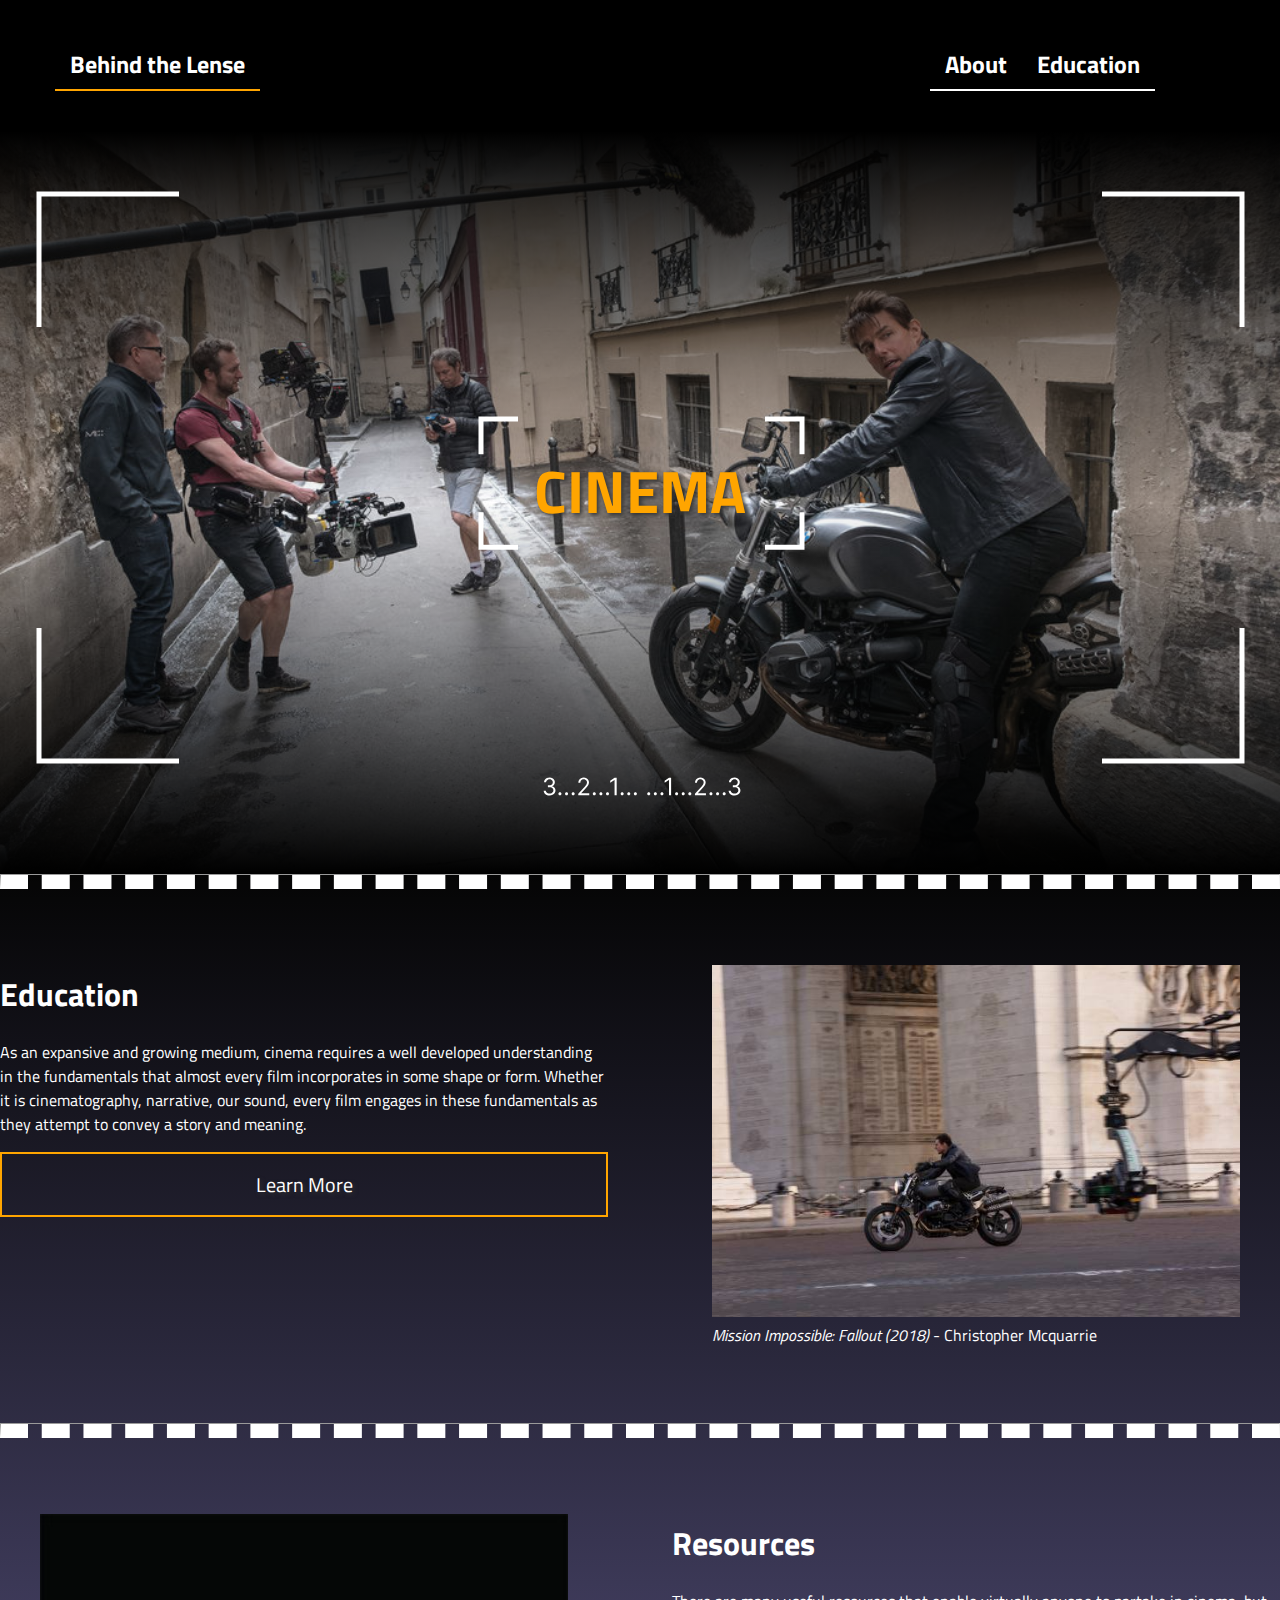
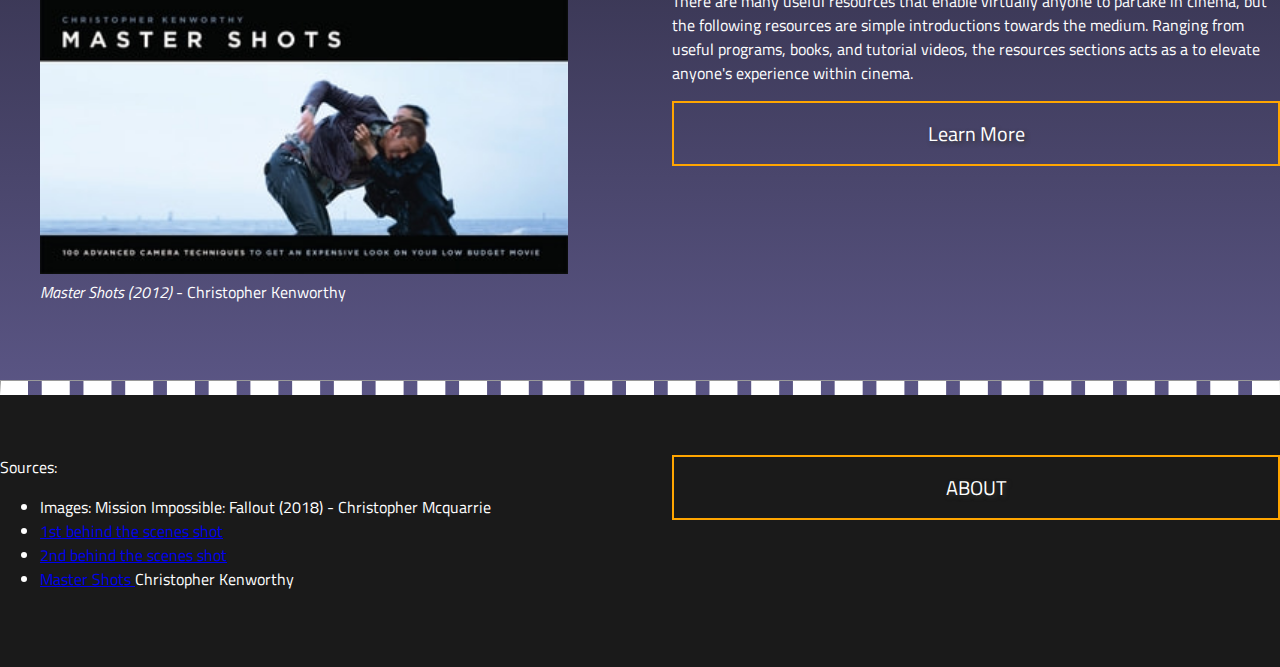
<file: index.html>
<!DOCTYPE html>
<html>

    <head>
        <meta charset="utf-8">
        <meta name="viewport" content="width=device-width, initial-scale=1.0">
        <title>Behind the Lense</title>
        <link rel="stylesheet" href="css/style.css">
        <link rel="preconnect" href="https://fonts.googleapis.com">
        <link rel="preconnect" href="https://fonts.gstatic.com" crossorigin>
        <link href="https://fonts.googleapis.com/css2?family=Titillium+Web:ital,
        wght@0,200;0,300;0,400;0,600;1,200;1,300;1,400;1,600&display=swap" rel="stylesheet">
    </head>

    <body>
        <header class="navbar-wrap">
                <div class="primary-nav navbar-grid nav-container">
                    <div class="leftnav">
                        <ul>
                        <li class="active"><a href="#"><span>Behind the Lense</span></a> </li>
                        </ul>
                    </div>
                    <div class="rightnav">
                            <ul>
                                <li><a href="about.html"><span>About</span></a></li>
                                <li><a href="#"><span>Education</span></a>
                                    <ul class="dropdown">
                                        <li><a href="basics.html">The Basics</a></li>  
                                        <li><a href="resources.html">Resources</a></li>
                                    </ul>
                                </li>
                            </ul>
                    </div>
                </div>
        </header>

        <section class="previews">
            <div class="previews-grid container wrapper slide-container">
                <img src="imgs/Frame.svg" alt="Preview Frame" >
                <h1 class="centered"> CINEMA </h1>
            </div>
        </section>

        <section class="feature">
            <hr class="solid dashed container">
            <div class="feature-grid container wrapper">
                <div>
                    <h1>Education </h1>
                    <p>As an expansive and growing medium, cinema requires a well developed
                        understanding in the fundamentals that almost every film incorporates in some shape or form.
                        Whether it is cinematography, narrative, our sound, every film engages in these fundamentals
                        as they attempt to convey a story and meaning.</p>
                    <a href="basics.html" class="button">Learn More</a>

                </div>
                <div>
                    <figure>
                        <img src="imgs/fallout2.jpg" >
                        <figcaption>
                            <i> Mission Impossible: Fallout (2018)</i> - Christopher Mcquarrie
                        </figcation>
                    </figure>
                </div>
            </div>
            <hr class="dashed container">
            <div class="feature-grid container wrapper">
                <div>
                    <figure>
                        <img src="imgs/mastershots.jpg" style="width: 100%;">
                        <!-- <img class="feature-img" style="background-image: url(imgs/mastershots.jpg)" src="imgs/imageFrame.svg" alt="image Frame" style="width: 100%;">
 -->                    <figcaption>
                            <i>Master Shots (2012)</i> - Christopher Kenworthy
                        </figcation>
                    </figure>
                </div>
                <div>
                    <h1>Resources</h1>   
                    <p> There are many useful resources that enable virtually anyone to partake in
                        cinema, but the following resources are simple introductions towards the medium.
                        Ranging from useful programs, books, and tutorial videos, the resources sections
                        acts as a to elevate anyone's experience within cinema. </p>
                    <a href="resources.html" class="button">Learn More</a>

                </div>
            </div>
            <hr class="solid dashed container">
        </section>

        <footer>
            <div class="footer-grid container wrapper">
                <div>
                    Sources:
                    <ul> 
                        <li>Images: Mission Impossible: Fallout (2018) - Christopher Mcquarrie </li>
                        <li><a href="https://www.nytimes.com/2018/07/30/movies/mission-impossible-fallout-stunts-tom-cruise.html">1st behind the scenes shot </a></li>
                        <li><a href="https://www.press.bmwgroup.com/global/article/detail/T0281846EN/mission:-impossible-–-fallout?language=en">2nd behind the scenes shot </a></li>
                        <li><a href="resources.html"> Master Shots </a> Christopher Kenworthy</li>
                    </ul>
                </div>
                <div>
                    
                    <a href="about.html" class="button">ABOUT</a>
                </div>
            </div>
        </footer>

    </body>

</html>
</file>
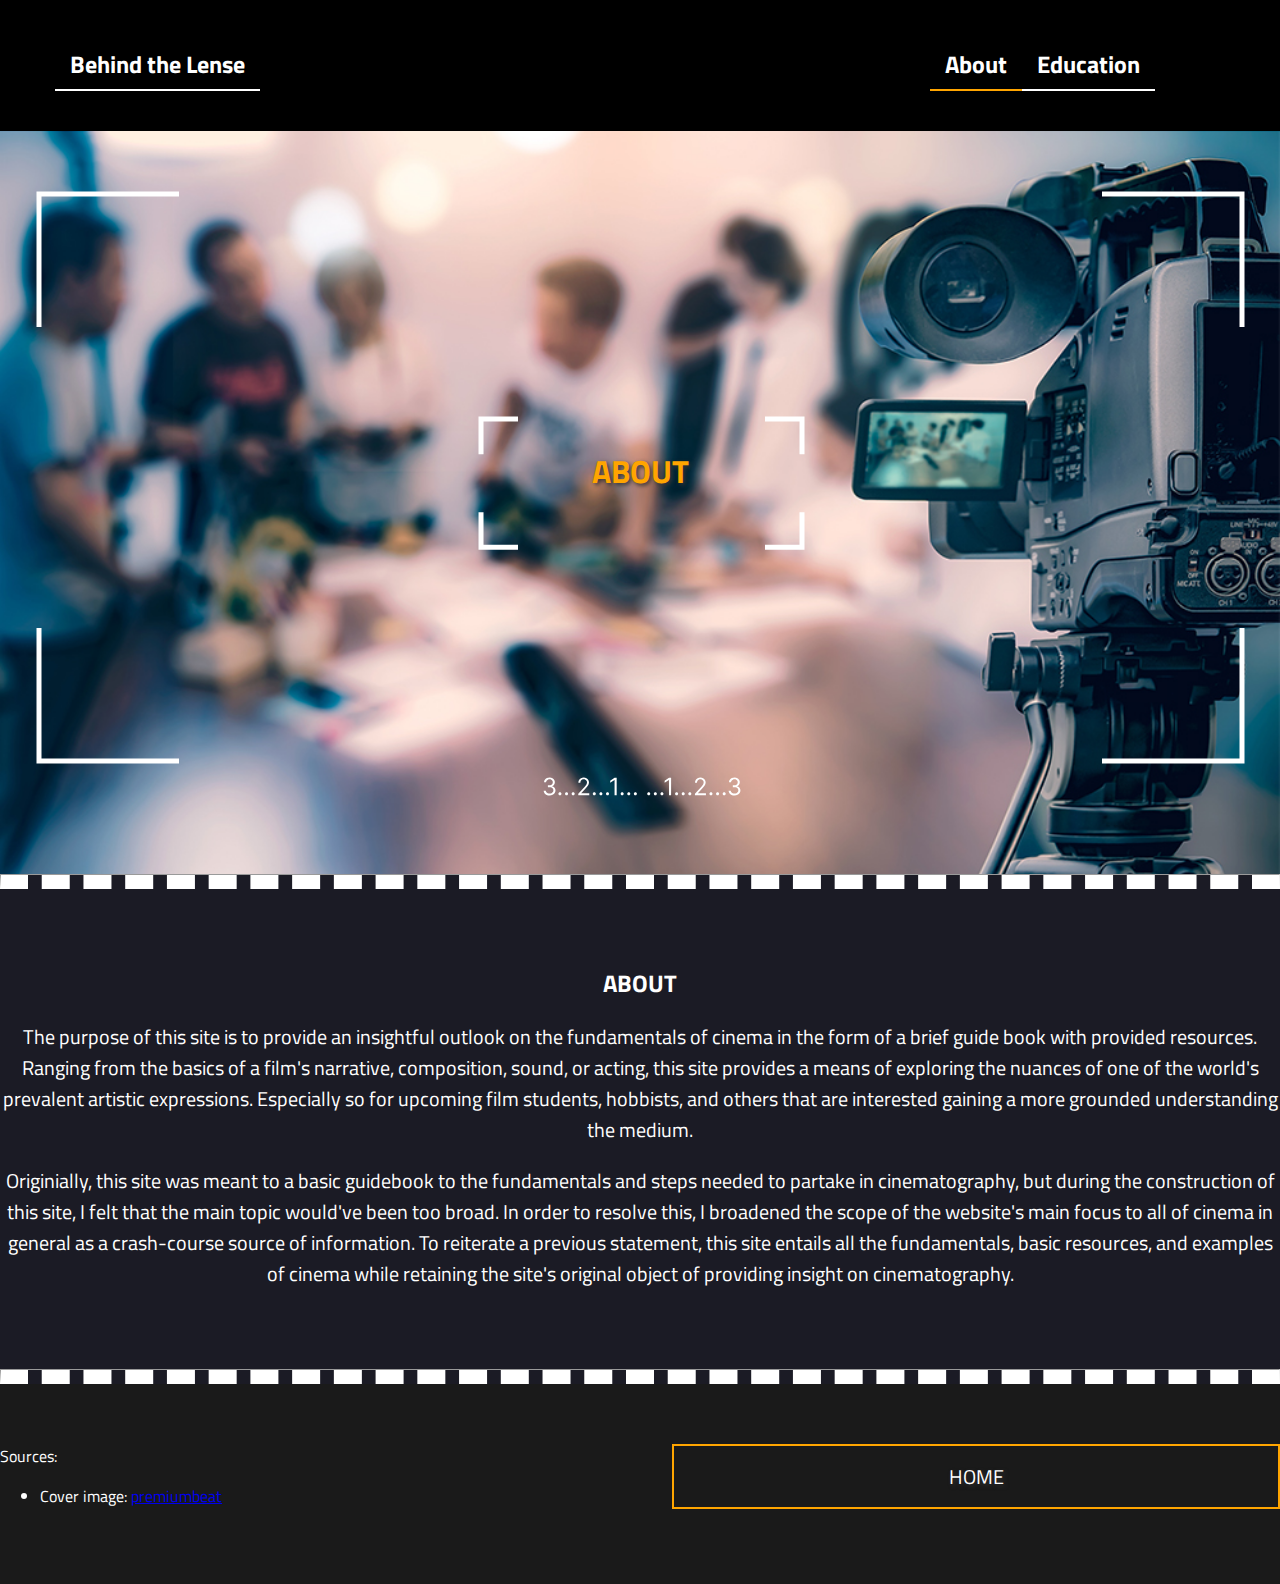
<file: about.html>
<!DOCTYPE html>
<html>

    <head>
        <meta charset="utf-8">
        <meta name="viewport" content="width=device-width, initial-scale=1.0">
        <title>Behind the Lense</title>
        <link rel="stylesheet" href="css/style.css">
        <link rel="preconnect" href="https://fonts.googleapis.com">
        <link rel="preconnect" href="https://fonts.gstatic.com" crossorigin>
        <link href="https://fonts.googleapis.com/css2?family=Titillium+Web:ital,
        wght@0,200;0,300;0,400;0,600;1,200;1,300;1,400;1,600&display=swap" rel="stylesheet">
    </head>

    <body>
        <header class="navbar-wrap">
                <div class="primary-nav navbar-grid nav-container">
                    <div class="leftnav">
                        <ul>
                        <li><a href="index.html"><span>Behind the Lense</span></a> </li>
                        </ul>
                    </div>
                    <div class="rightnav">
                            <ul>
                                <li class="active"><a href="about.html"><span>About</span></a></li>
                                <li><a href="#"><span>Education</span></a>
                                    <ul class="dropdown">
                                        <li><a href="basics.html">The Basics</a></li>  
                                        <li><a href="resources.html">Resources</a></li>
                                    </ul>
                                </li>
                            </ul>
                    </div>
                </div>
        </header>

        <section class="previews-sub" style="background-image: url(imgs/videocam.jpg);">
            <div class="previews-grid container wrapper">
                <img src="imgs/Frame.svg" alt="Preview Frame" >
                <h1 class="centered"> ABOUT </h1>
                
            </div>
        </section>

        <section class="about">
            <hr class="solid dashed container">
            <div class="about-grid container wrapper">
                <h1> ABOUT</h1>

                <p class="p-about"> The purpose of this site is to provide an insightful outlook on the 
                    fundamentals of cinema in the form of a brief guide book with 
                    provided resources. Ranging from the basics of a film's narrative,
                     composition, sound, or acting, this site provides a means of exploring
                    the nuances of one of the world's prevalent artistic expressions.
                     Especially so for upcoming film students, hobbists, and others that 
                     are interested gaining a more grounded understanding the medium.</p>

                <p class="p-about"> Originially, this site was meant to a basic guidebook to the fundamentals 
                    and steps needed to partake in cinematography, but during the construction of 
                    this site, I felt that the main topic would've been too broad. In order 
                    to resolve this, I broadened the scope of the website's main focus 
                    to all of cinema in general as a crash-course source of information. 
                    To reiterate a previous statement, this site entails all the 
                    fundamentals, basic resources, and examples of cinema while retaining
                     the site's original object of providing insight on cinematography.</p>
            </div>
            <hr class="solid dashed container">
        </section>

        <footer>
            <div class="footer-grid container wrapper">
                <div>
                    Sources:
                    <ul> 
                        <li>Cover image: <a href="https://www.premiumbeat.com/blog/10-things-to-know-about-starting-a-production-company/"> premiumbeat</a> </li>
                    </ul>
                </div>
                <div>
                    
                    <a href="index.html" class="button">HOME</a>
                </div>
            </div>
        </footer>

    </body>

</html>
</file>
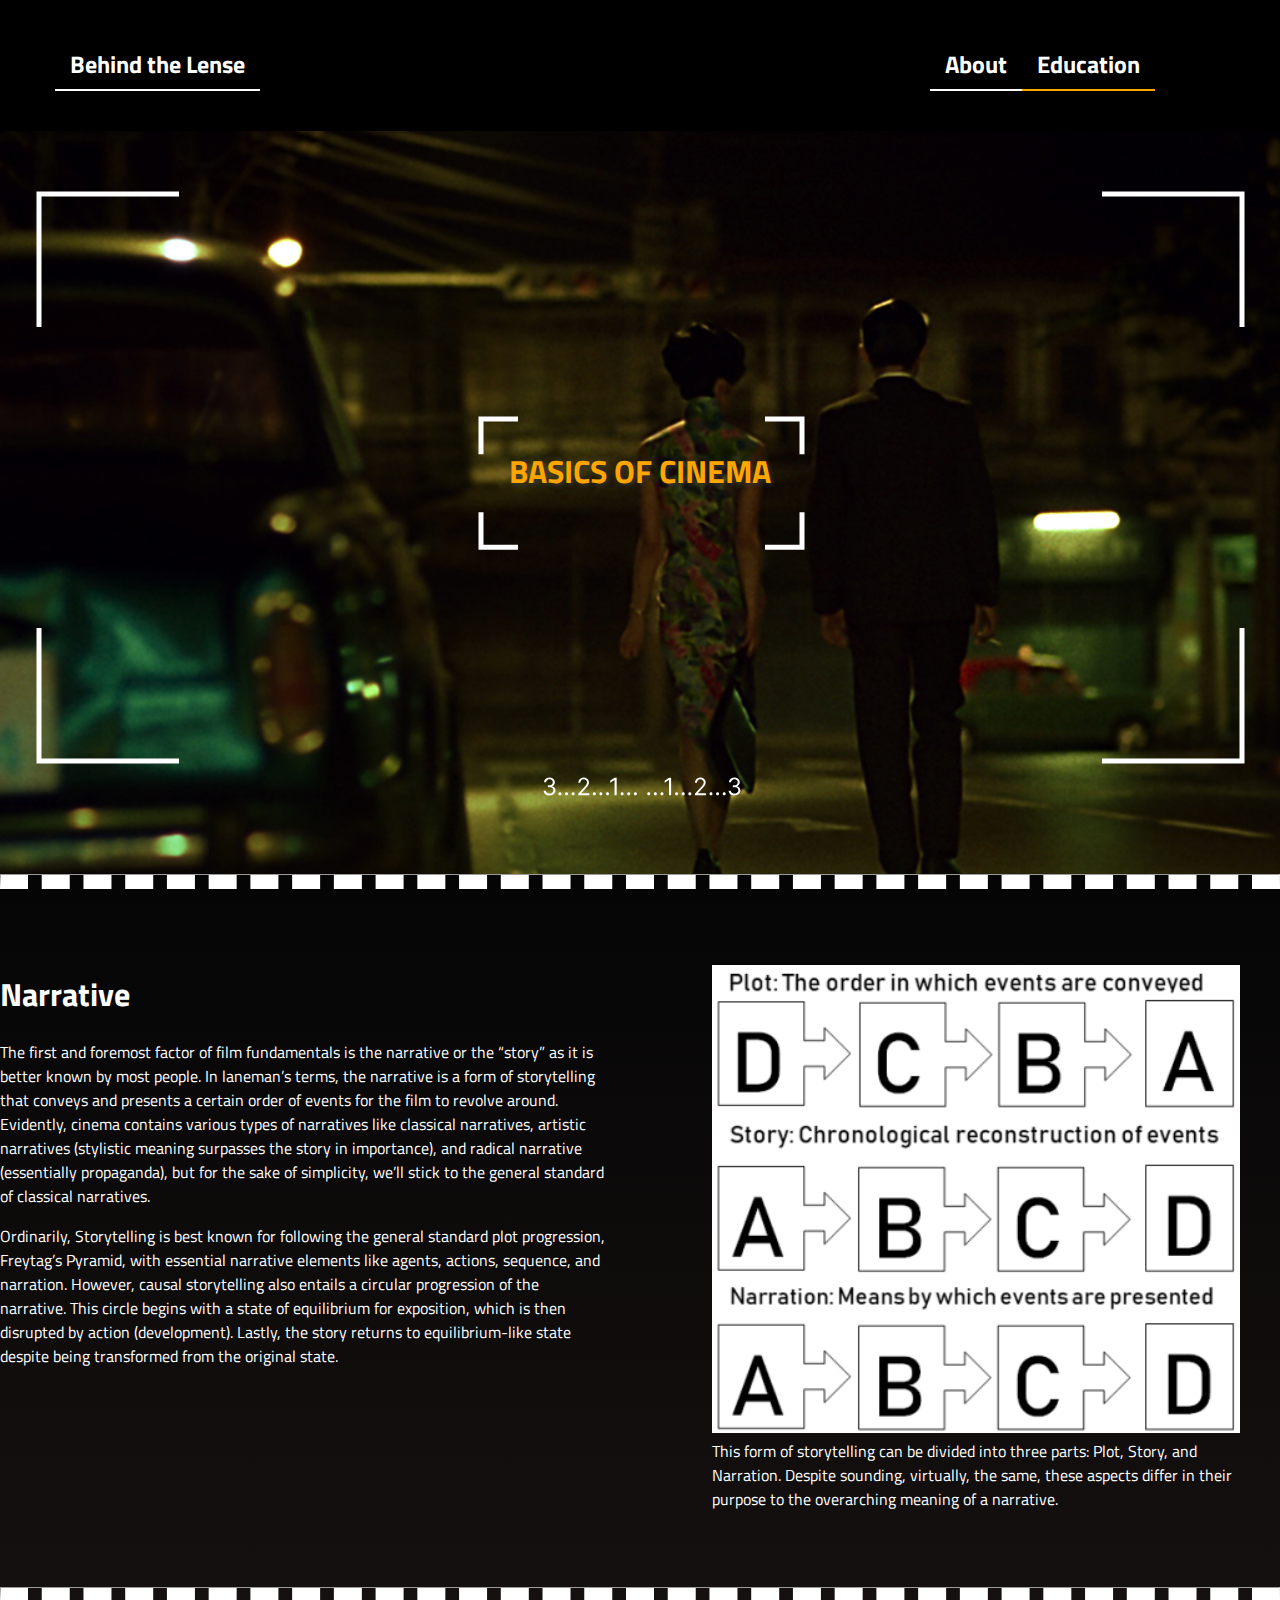
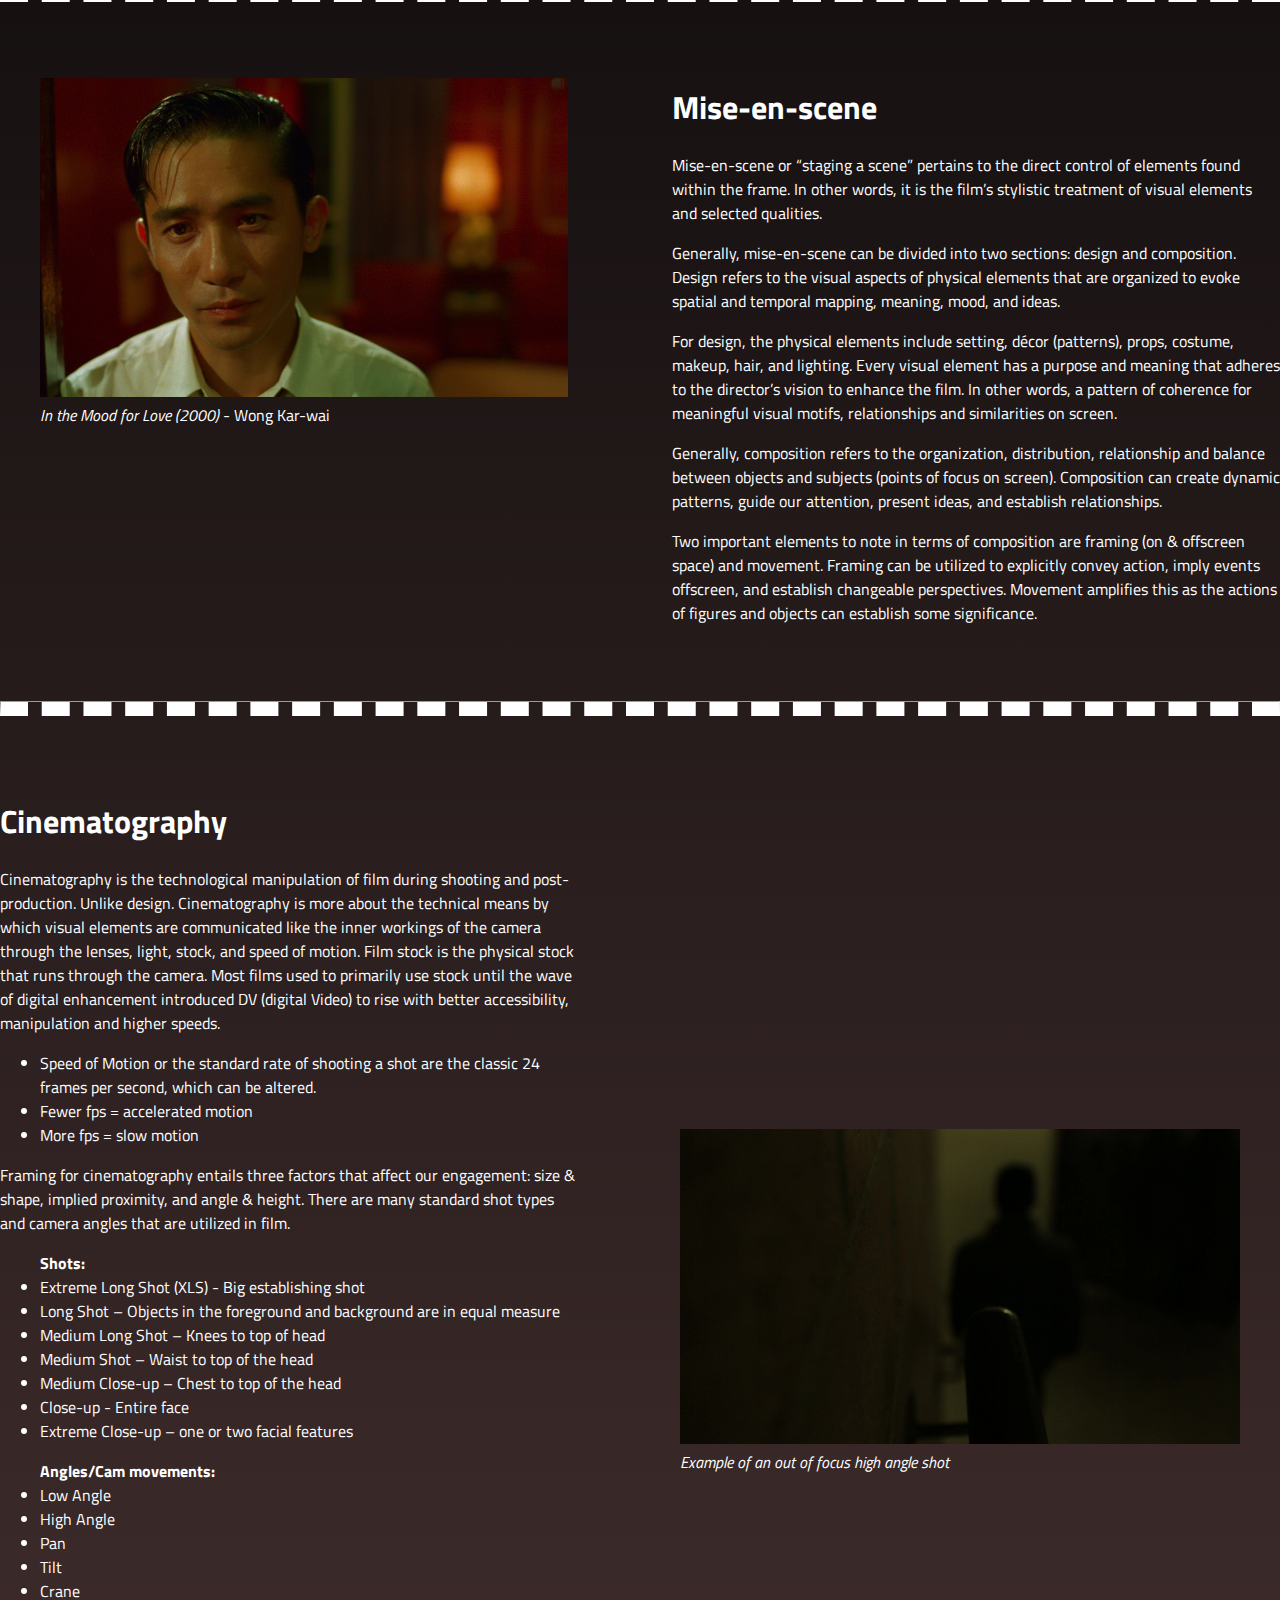
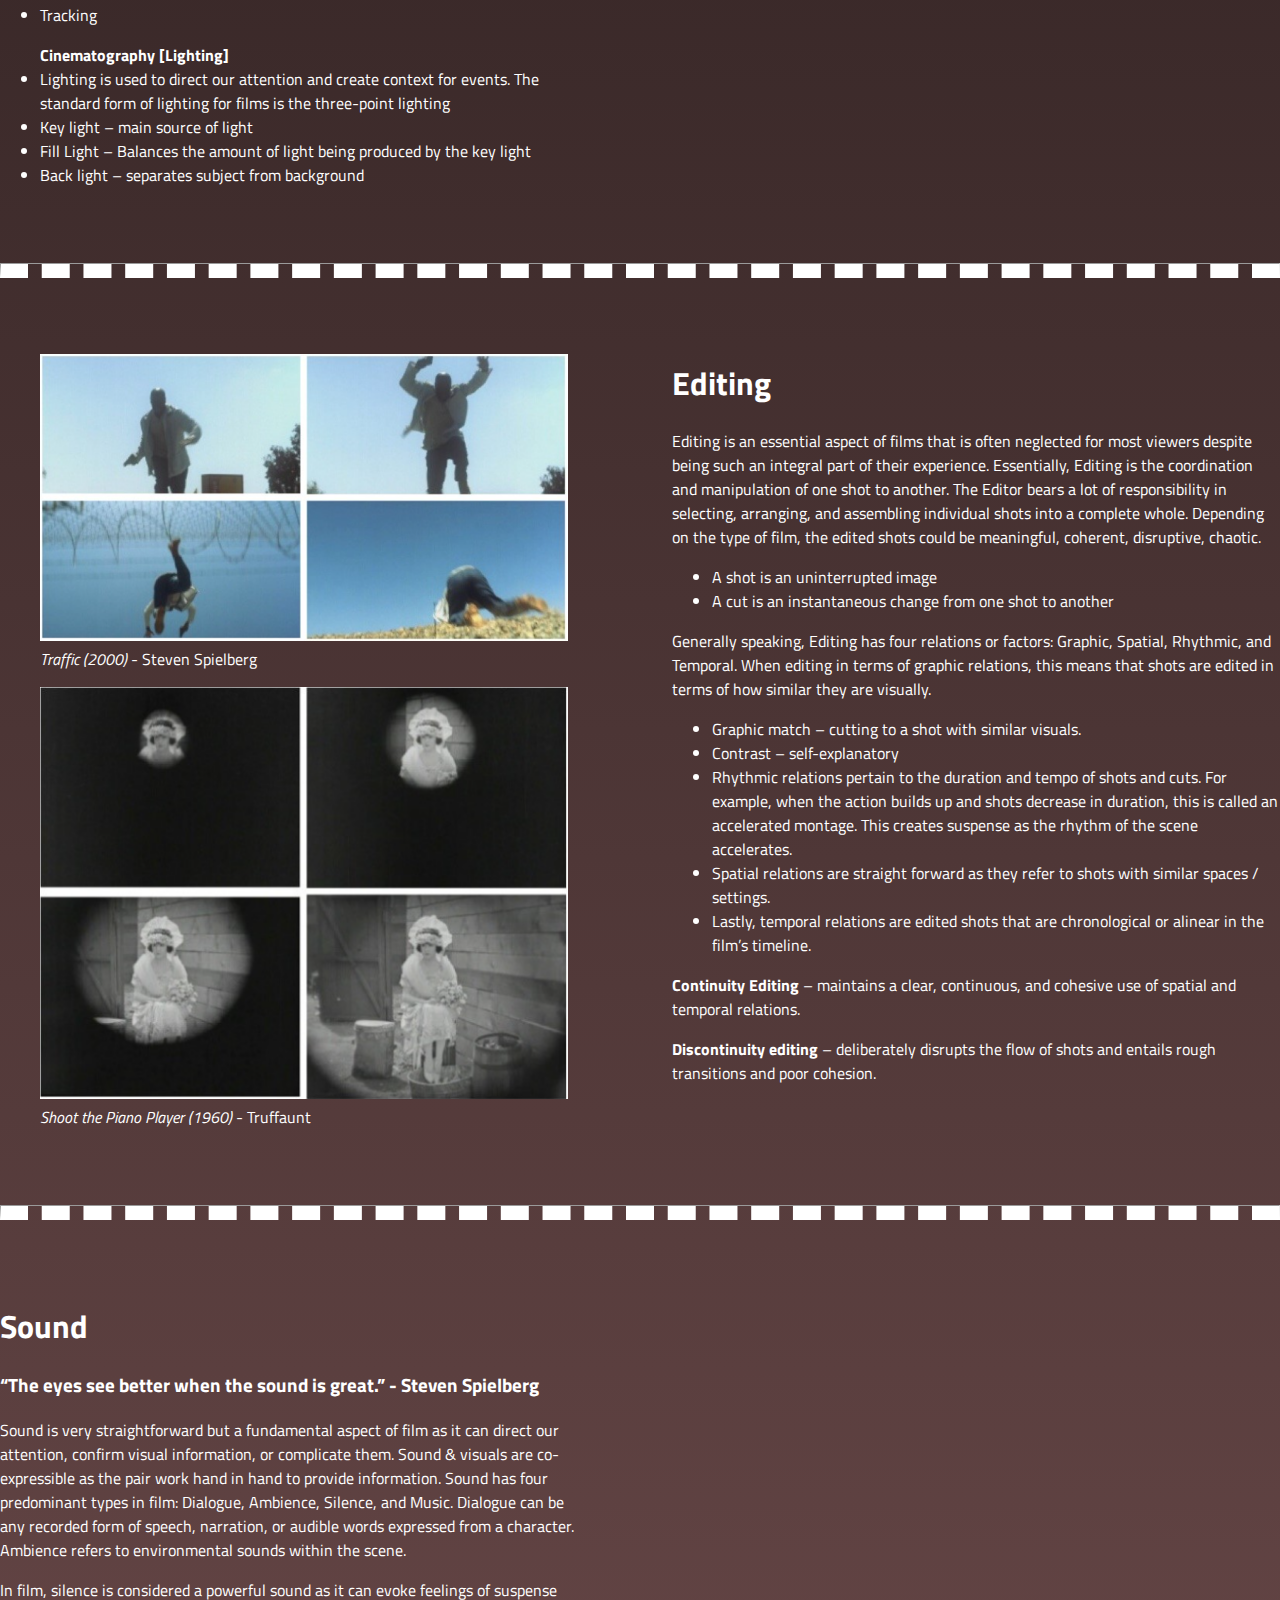
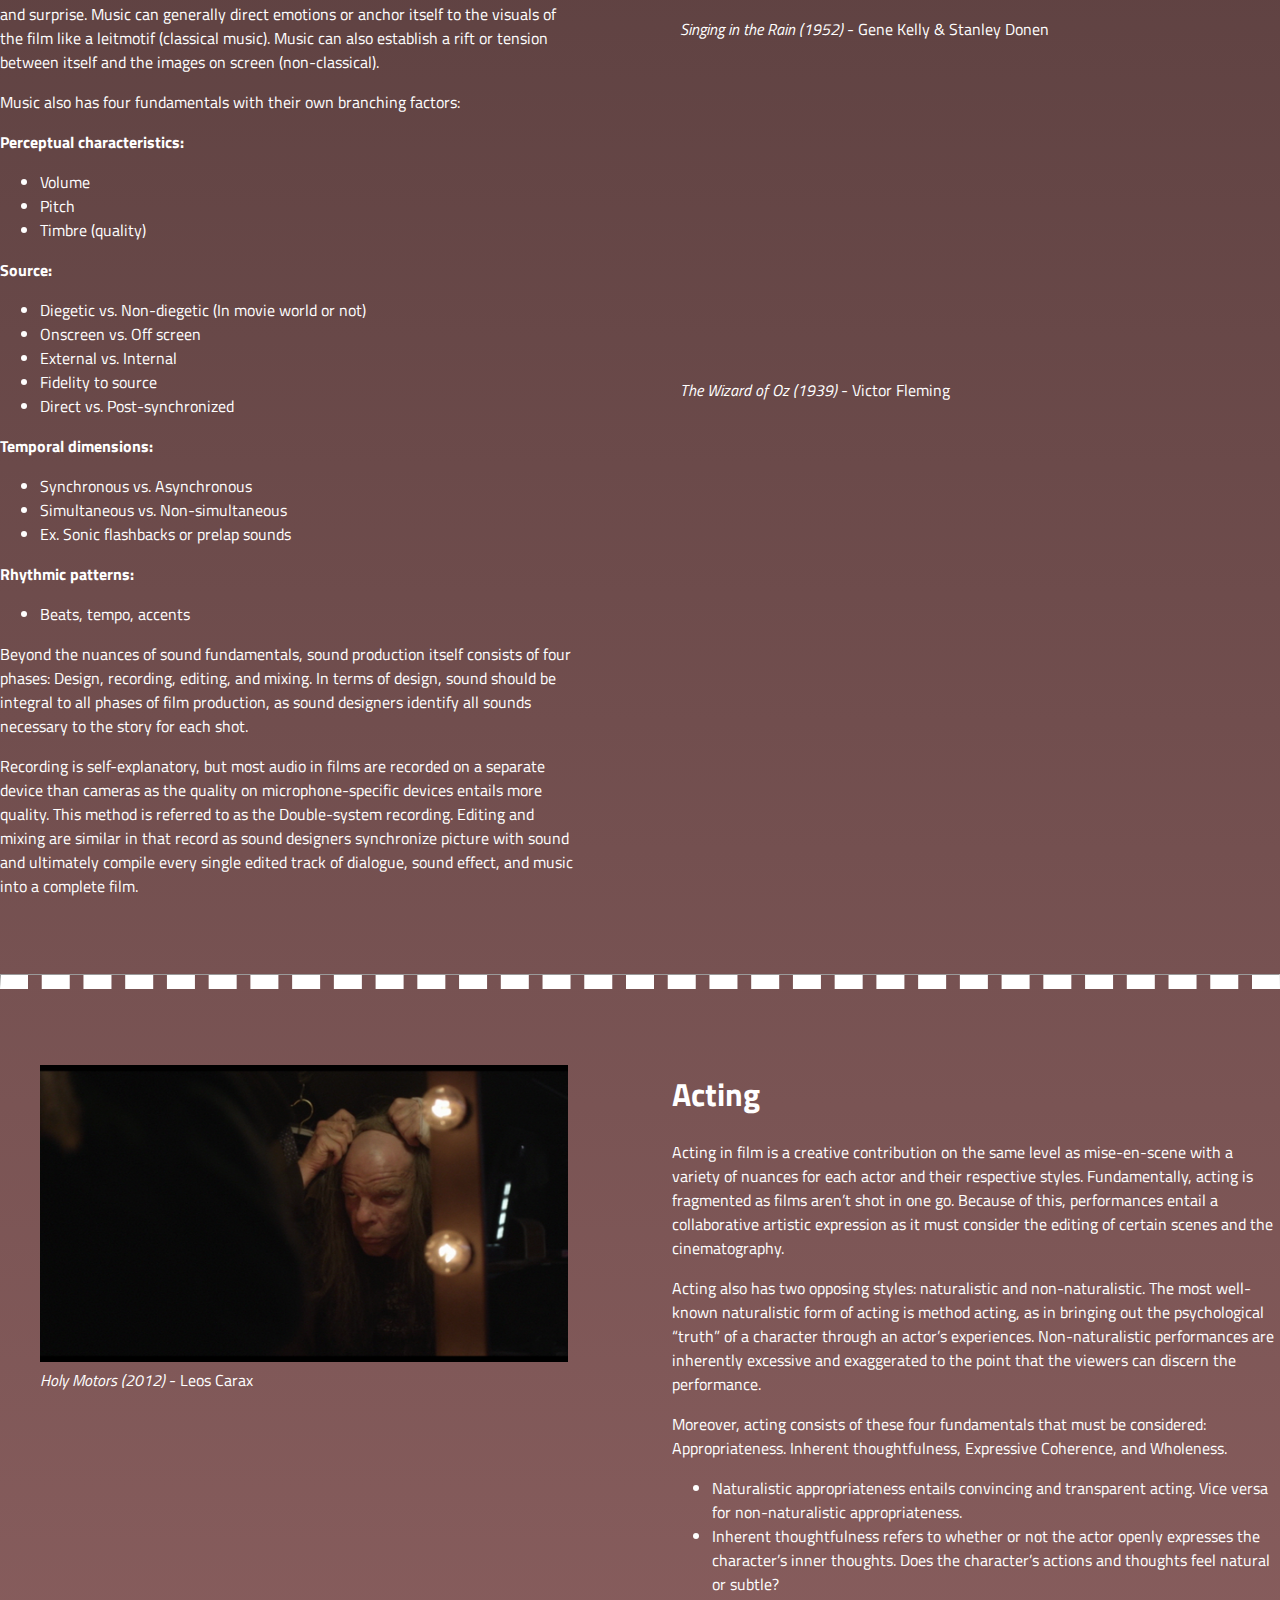
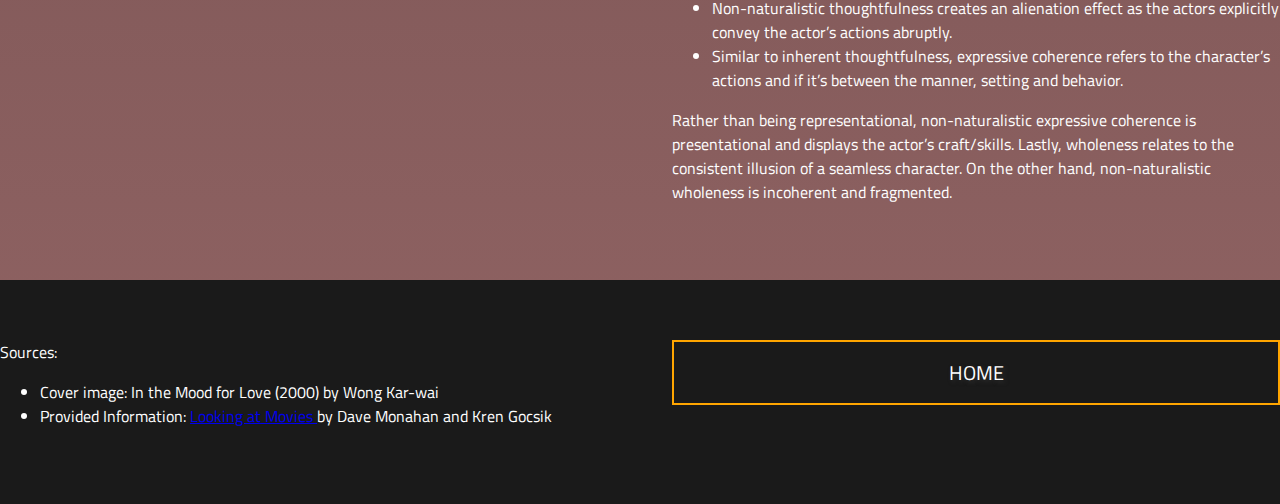
<file: basics.html>
<!DOCTYPE html>
<html>

    <head>
        <meta charset="utf-8">
        <meta name="viewport" content="width=device-width, initial-scale=1.0">
        <title>Behind the Lense</title>
        <link rel="stylesheet" href="css/style.css">
        <link rel="preconnect" href="https://fonts.googleapis.com">
        <link rel="preconnect" href="https://fonts.gstatic.com" crossorigin>
        <link href="https://fonts.googleapis.com/css2?family=Titillium+Web:ital,
        wght@0,200;0,300;0,400;0,600;1,200;1,300;1,400;1,600&display=swap" rel="stylesheet">
    </head>

    <body>
        <header class="navbar-wrap">
                <div class="primary-nav navbar-grid nav-container">
                    <div class="leftnav">
                        <ul>
                        <li font><a href="index.html"><span>Behind the Lense</span></a> </li>
                        </ul>
                    </div>
                    <div class="rightnav">
                            <ul>
                                <li><a href="about.html"><span>About</span></a></li>
                                <li class="active"><a href="#"><span>Education</span></a>
                                    <ul class="dropdown">
                                        <li class="active"><a href="basics.html">The Basics</a></li>  
                                        <li><a href="resources.html">Resources</a></li>
                                    </ul>
                                </li>
                            </ul>
                    </div>
                </div>
        </header>

        <section class="previews-sub">
            <div class="previews-grid container wrapper">
                <img src="imgs/Frame.svg" alt="Preview Frame" >
                <h1 class="centered"> BASICS OF CINEMA </h1>
            </div>
        </section>

        <section class="feature-basics">
            <hr class="dashed container">
            <div class="feature-grid container wrapper">
                <div>
                    <h1>Narrative</h1>
                    <p> The first and foremost factor of film fundamentals
                         is the narrative or the “story” as it is better known by
                          most people. In laneman’s terms, the narrative is a form of
                           storytelling that conveys and presents a certain order of 
                           events for the film to revolve around. Evidently, cinema 
                           contains various types of narratives like classical 
                           narratives, artistic narratives (stylistic meaning 
                           surpasses the story in importance), and radical narrative 
                           (essentially propaganda), but for the sake of simplicity, 
                           we’ll stick to the general standard of classical narratives.
                    </p>
                    <p>
                        Ordinarily, Storytelling is best known for following the general 
                        standard plot progression, Freytag’s Pyramid, with essential 
                        narrative elements like agents, actions, sequence, and narration. 
                        However, causal storytelling also entails a circular progression of
                         the narrative. This circle begins with a state of equilibrium for
                          exposition, which is then disrupted by action (development). 
                          Lastly, the story returns to equilibrium-like state despite being 
                          transformed from the original state.   
                    </p>
                </div>
                <div>
                    <figure>
                        <img class="feature-img" src="imgs/plot.png" alt="plot">
                        <figcaption>
                            This form of storytelling can be divided into three
                            parts: Plot, Story, and Narration. Despite sounding,
                            virtually, the same, these aspects differ in their
                            purpose to the overarching meaning of a narrative.
                        </figcation>
                    </figure>
                </div>
            </div>
            <hr class="dashed container">
            <div class="feature-grid container wrapper">
                <div>
                    <figure>
                    <img src="imgs/in-the-mood-for-love2.jpg" >
                    <figcaption>
                        <i>In the Mood for Love (2000)</i> - Wong Kar-wai
                    </figcation>
                </figure>
                </div>
                <div>
                    <h1>Mise-en-scene</h1>
                    <p>Mise-en-scene or “staging a scene” pertains to the direct control 
                        of elements found within the frame. In other words, it is the film’s
                         stylistic treatment of visual elements and selected qualities. </p>

                         <p>Generally, mise-en-scene can be divided into two sections: design 
                        and composition. Design refers to the visual aspects of physical
                         elements that are organized to evoke spatial and temporal mapping,
                          meaning, mood, and ideas. </p>
                        
                          <p>For design, the physical elements include setting, décor (patterns),
                         props, costume, makeup, hair, and lighting. Every visual element 
                         has a purpose and meaning that adheres to the director’s vision to
                          enhance the film. In other words, a pattern of coherence for
                           meaningful visual motifs, relationships and similarities on screen. </p>
                        
                           <p>Generally, composition refers to the organization, distribution,
                         relationship and balance between objects and subjects (points of 
                         focus on screen). Composition can create dynamic patterns, guide 
                         our attention, present ideas, and establish relationships. </p>
                        
                         <p>Two important elements to note in terms of composition are framing 
                        (on & offscreen space) and movement. Framing can be utilized to
                         explicitly convey action, imply events offscreen, and establish 
                         changeable perspectives. Movement amplifies this as the actions 
                         of figures and objects can establish some significance.  </p>
                </div>
            </div>
            <hr class="dashed container">
             <div class="feature-grid container wrapper">
                <div>
                    <h1>Cinematography</h1>
                    <p>Cinematography is the technological manipulation of film during 
                        shooting and post-production. Unlike design. Cinematography is more
                         about the technical means by which visual elements are communicated 
                         like the inner workings of the camera through the lenses, light, 
                         stock, and speed of motion. 

                        Film stock is the physical stock that runs through the camera.
                         Most films used to primarily use stock until the wave of digital 
                         enhancement introduced DV (digital Video) to rise with better
                          accessibility, manipulation and higher speeds.  
                        
                        <ul>  <li>Speed of Motion or the standard rate of shooting a shot are the 
                        classic 24 frames per second, which can be altered.	</li> 
                        <li>Fewer fps = accelerated motion</li>
                        <li>More fps = slow motion</li></ul>
                        
                        Framing for cinematography entails three factors that affect our 
                        engagement: size & shape, implied proximity, and angle & height. 
                        
                        There are many standard shot types and camera angles that are utilized in film. </p>
                        
                        <p><ul><strong>Shots:</strong>   
                            <li>Extreme Long Shot (XLS) - Big establishing shot 
                            <li>Long Shot – Objects in the foreground and background are in equal measure 
                            <li>Medium Long Shot – Knees to top of head 
                            <li>Medium Shot – Waist to top of the head 
                            <li>Medium Close-up – Chest to top of the head 
                            <li>Close-up - Entire face
                            <li>Extreme Close-up – one or two facial features
                        </p></ul>

                        <ul><strong>Angles/Cam movements:</strong>
                        <li>Low Angle  </li>
                        <li>High Angle </li>
                        <li>Pan          </li>              
                        <li>Tilt    </li>                    
                        <li>Crane  </li>                     
                        <li>Tracking </li>          
                        </ul></p>  

                        <ul><strong>Cinematography [Lighting]</strong>                        
                        <li>Lighting is used to direct our attention and create context for events. The standard form of lighting for films is the three-point lighting  
                        
                        <li>Key light – main source of light 
                        
                        <li>Fill Light – Balances the amount of light being produced by the key light 
                        
                        <li>Back light – separates subject from background 
                        </ul>
                </div>
                <div>
                    <figure>
                        <iframe width="560" height="315" src="https://www.youtube.com/embed/Ow7w7FUAkdk" 
                        title="YouTube video player" frameborder="0" allow="accelerometer; autoplay; 
                        clipboard-write; encrypted-media; gyroscope; picture-in-picture" allowfullscreen></iframe>                        <figcaption>

                        </figcation>
                    </figure>
                    <figure>
                        <img src="imgs/rail shot.jpg">
                        <figcaption>
                            <i>Example of an out of focus high angle shot</i> 
                        </figcation>
                    </figure>    
                </div>
            </div>
            <hr class="dashed container">
            <div class="feature-grid container wrapper">
                <div>
                    <figure>
                    <img src="imgs/traffic.png">
                    <figcaption>
                        <i> Traffic (2000)</i> - Steven Spielberg
                    </figcation>
                </figure>
                  <figure>
                    <img src="imgs/pianoplayer.png">
                    <figcaption>
                        <i> Shoot the Piano Player (1960)</i> - Truffaunt
                    </figcation>
                </figure>
                </div>
                <div>
                    <h1>Editing</h1>
                    <p>Editing is an essential aspect of films that is
                    often neglected for most viewers despite being
                    such an integral part of their experience. 
                    Essentially, Editing is the coordination and 
                    manipulation of one shot to another. The Editor
                    bears a lot of responsibility in selecting,
                    arranging, and assembling individual shots
                    into a complete whole. 

                    Depending on the type of film, the edited shots
                    could be meaningful, coherent, disruptive, chaotic. </p>
                    <ul>
                        <li>A shot is an uninterrupted image </li>
                        <li>A cut is an instantaneous change from one shot to another</li></ul> 
                        
                    <p>Generally speaking, Editing has four relations or
                    factors: Graphic, Spatial, Rhythmic, and Temporal.
                    When editing in terms of graphic relations, this 
                    means that shots are edited in terms of how similar 
                    they are visually.</p> 
                    <ul>
                        <li>Graphic match – cutting to a shot with similar visuals.</li> 
                        
                            <li>Contrast – self-explanatory</li>  
                        
                                <li>Rhythmic relations pertain to the duration and tempo
                                    of shots and cuts. For example, when the action builds
                                    up and shots decrease in duration, this is called an 
                                    accelerated montage. This creates suspense as the rhythm of the scene accelerates.</li> 
                        
                                    <li>Spatial relations are straight forward as they refer to shots with similar spaces / settings.</li> 
                        
                                        <li>Lastly, temporal relations are edited shots that are chronological or alinear in the film’s timeline.</li></ul>
                        
                    <p><strong>Continuity Editing</strong> – maintains a clear, continuous, and cohesive use of spatial and temporal relations.</p>
                    <p><strong>Discontinuity editing</strong> – deliberately disrupts the flow of shots and entails rough transitions and poor cohesion.</p>
                        
                </div>
            </div>
            <hr class="dashed container">
            <div class="feature-grid container wrapper">
                <div>
                    <h1>Sound</h1>
                    <h3>“The eyes see better when the sound is great.” - Steven Spielberg </h3>
                    <p>Sound is very straightforward but a fundamental aspect of film as it can 
                        direct our attention, confirm visual information, or complicate them.
                         Sound & visuals are co-expressible as the pair work hand in hand to provide information.                          
                        Sound has four predominant types in film: Dialogue, Ambience, Silence, and Music.   
                        Dialogue can be any recorded form of speech, narration, or audible words expressed from a character.                        
                        Ambience refers to environmental sounds within the scene.</p>

                    <p> In film, silence is considered a powerful sound as it can evoke feelings of suspense and surprise. 
                        Music can generally direct emotions or anchor itself to the visuals
                         of the film like a leitmotif (classical music). Music can also
                          establish a rift or tension between itself and the images on
                           screen (non-classical). </p>
                        <p>Music also has four fundamentals with their own branching factors:</p> 
                    <strong>Perceptual characteristics:</strong>                         
                        <ul><li>Volume</li>                         
                            <li>Pitch </li>                         
                            <li>Timbre (quality) </li> </ul>

                    <strong>Source:</strong> 
                        <ul> <li>Diegetic vs. Non-diegetic (In movie world or not)   </li>                      
                        <li>Onscreen vs. Off screen   </li>                      
                        <li>External vs. Internal   </li>                      
                        <li>Fidelity to source</li>
                        <li>Direct vs. Post-synchronized </li> </ul>

                    <strong> Temporal dimensions: </strong>                         
                        <ul> <li>Synchronous vs. Asynchronous  </li>                       
                        <li>Simultaneous vs. Non-simultaneous </li>                        
                        <li>Ex. Sonic flashbacks or prelap sounds </li></ul>
                        
                    <strong> Rhythmic patterns:</strong>                          
                        <ul><li>Beats, tempo, accents </li> </ul>
                        
                        <p>Beyond the nuances of sound fundamentals, sound production 
                        itself consists of four phases: Design, recording, editing, and mixing.                         
                        In terms of design, sound should be integral to all phases of film 
                        production, as sound designers identify all sounds necessary to the
                         story for each shot.  </p>                       
                        Recording is self-explanatory, but most audio in films are recorded
                        on a separate device than cameras as the quality on microphone-specific 
                        devices entails more quality. This method is referred to as the 
                        Double-system recording.                         
                        Editing and mixing are similar in that record as sound designers
                        synchronize picture with sound and ultimately compile every single
                        edited track of dialogue, sound effect, and music into a complete film. </p>
                </div>
                <div>
                    <figure>
                        <iframe width="560" height="315" src="https://www.youtube.com/embed/swloMVFALXw" 
                        title="YouTube video player" frameborder="0" allow="accelerometer; 
                        autoplay; clipboard-write; encrypted-media; gyroscope; 
                        picture-in-picture" allowfullscreen></iframe><figcaption>
                            <i>Singing in the Rain (1952)</i> - Gene Kelly & Stanley Donen
                        </figcation>
                    </figure>
                    <figure>
                        <iframe width="560" height="315" src="https://www.youtube.com/embed/PSZxmZmBfnU" 
                        title="YouTube video player" frameborder="0" allow="accelerometer; 
                        autoplay; clipboard-write; encrypted-media; gyroscope;
                         picture-in-picture" allowfullscreen></iframe><figcaption>
                            <i>The Wizard of Oz (1939)</i> - Victor Fleming
                        </figcation>
                    </figure>
                </div>
                
            </div>
            <hr class="dashed container">
            <div class="feature-grid container wrapper">
                <div>
                    <figure>
                        <img src="imgs/holymotors.png">
                    <figcaption>
                        <i>Holy Motors (2012) </i> - Leos Carax
                    </figcation>
                </figure>
                </div>
                <div>
                    <h1>Acting</h1>
                    <p>Acting in film is a creative contribution on the same level as 
                        mise-en-scene with a variety of nuances for each actor 
                        and their respective styles. Fundamentally, acting is
                         fragmented as films aren’t shot in one go. Because of
                        this, performances entail a collaborative artistic 
                        expression as it must consider the editing of certain 
                        scenes and the cinematography.</p>

                    <p>Acting also has two opposing styles: naturalistic and non-naturalistic. 
                        The most well-known naturalistic form of acting is method acting, as in
                        bringing out the psychological “truth” of a character through an
                        actor’s experiences. Non-naturalistic performances are inherently excessive and 
                        exaggerated to the point that the viewers can discern the performance. </p>  
                        
                        Moreover, acting consists of these four fundamentals that must be 
                        considered: Appropriateness. Inherent thoughtfulness, Expressive Coherence, and Wholeness.  

                       <ul><li>Naturalistic appropriateness entails convincing and transparent 
                            acting. Vice versa for non-naturalistic appropriateness. </li>
                        
                            <li>Inherent thoughtfulness refers to whether or not the 
                            actor openly expresses the character’s inner thoughts.
                            Does the character’s actions and thoughts feel natural or subtle? </li>
                            
                            <li>Non-naturalistic thoughtfulness creates an alienation 
                            effect as the actors explicitly convey the actor’s actions abruptly. </li>
                            
                            <li>Similar to inherent thoughtfulness, expressive coherence refers 
                            to the character’s actions and if it’s between the manner, setting
                            and behavior. </li> </ul>
                        
                        Rather than being representational, non-naturalistic expressive 
                        coherence is presentational and displays the actor’s craft/skills. 
                        
                        Lastly, wholeness relates to the consistent illusion of a seamless
                        character. On the other hand, non-naturalistic wholeness is
                        incoherent and fragmented.  </p>
                </div>
            </div>
        </section>

        <footer>
            <div class="footer-grid container wrapper">
                <div>
                    Sources:
                    <ul> 
                        <li>Cover image: In the Mood for Love (2000) by Wong Kar-wai </li>
                        <li>Provided Information: <a href="resources.html"> Looking at Movies </a> by Dave Monahan and Kren Gocsik</li>
                    </ul>
                </div>
                <div>
                    
                    <a href="index.html" class="button">HOME</a>
                </div>
            </div>
        </footer>

    </body>

</html>
</file>
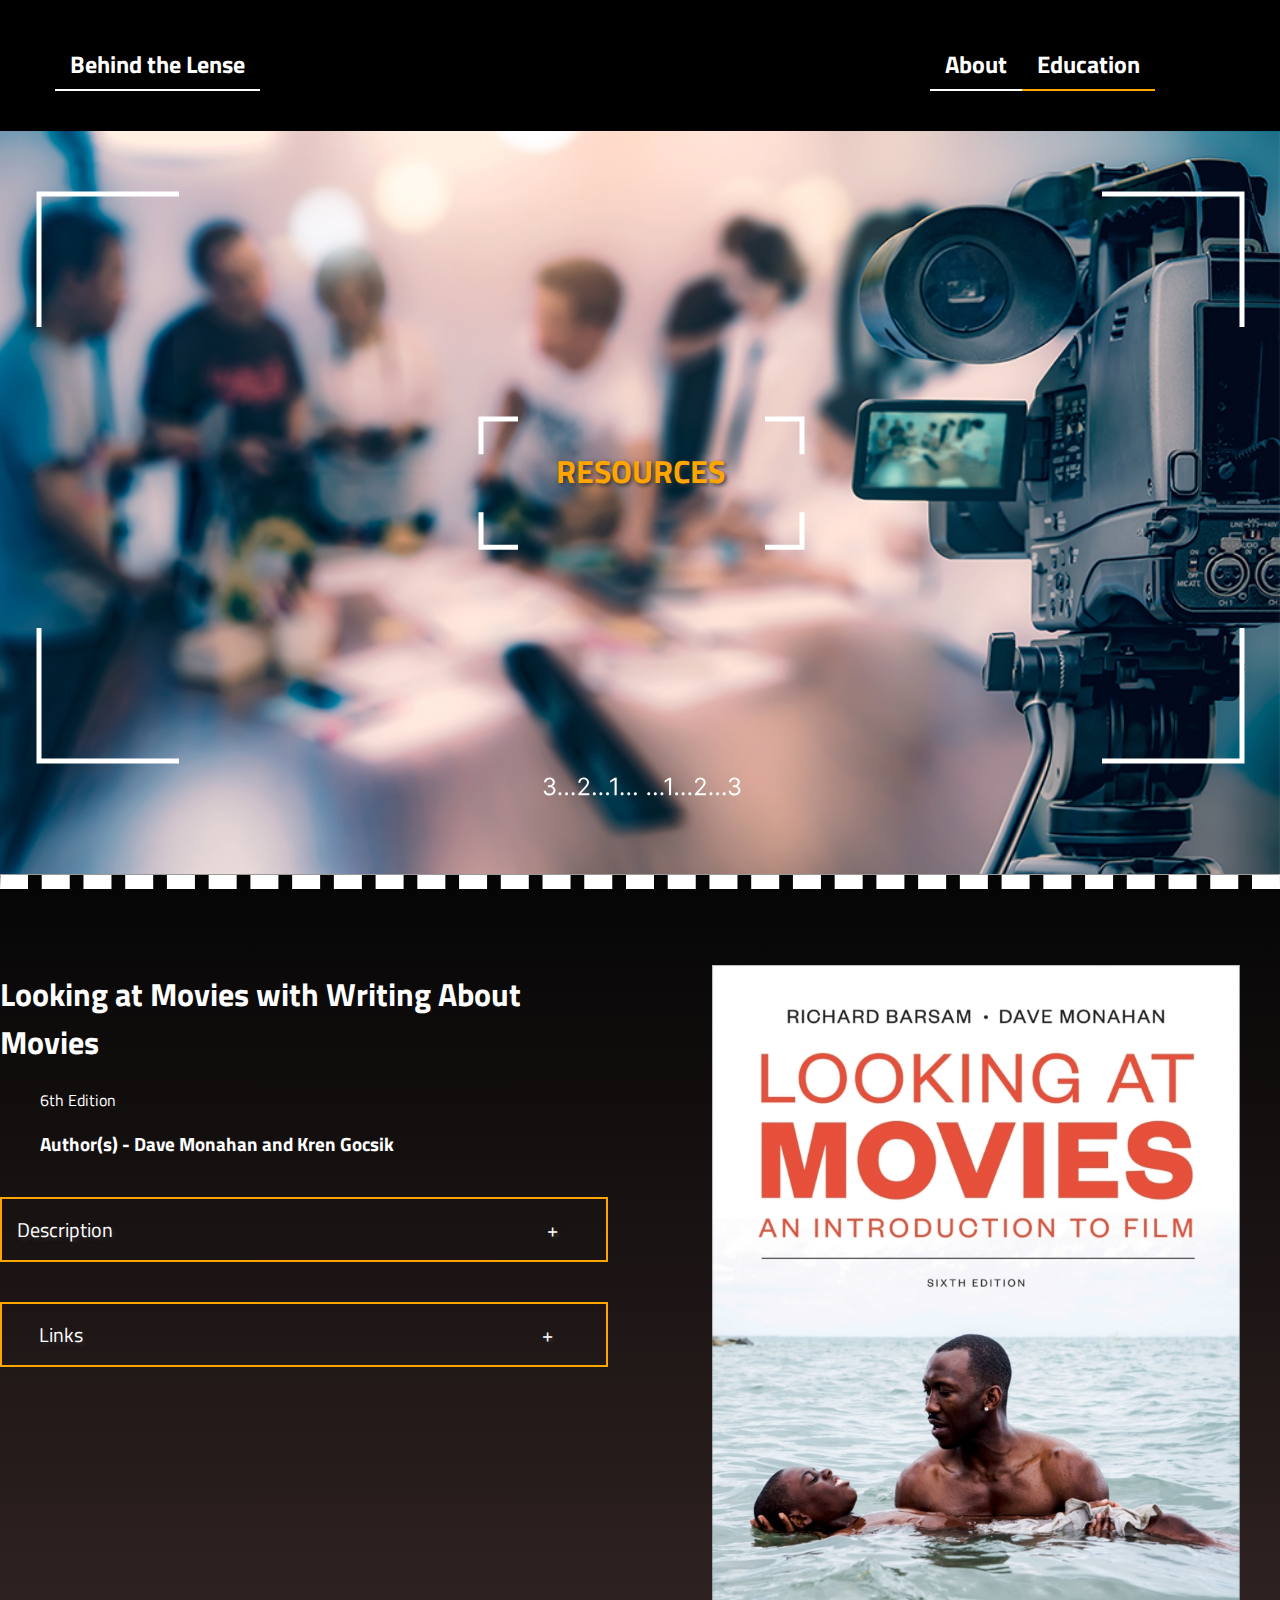
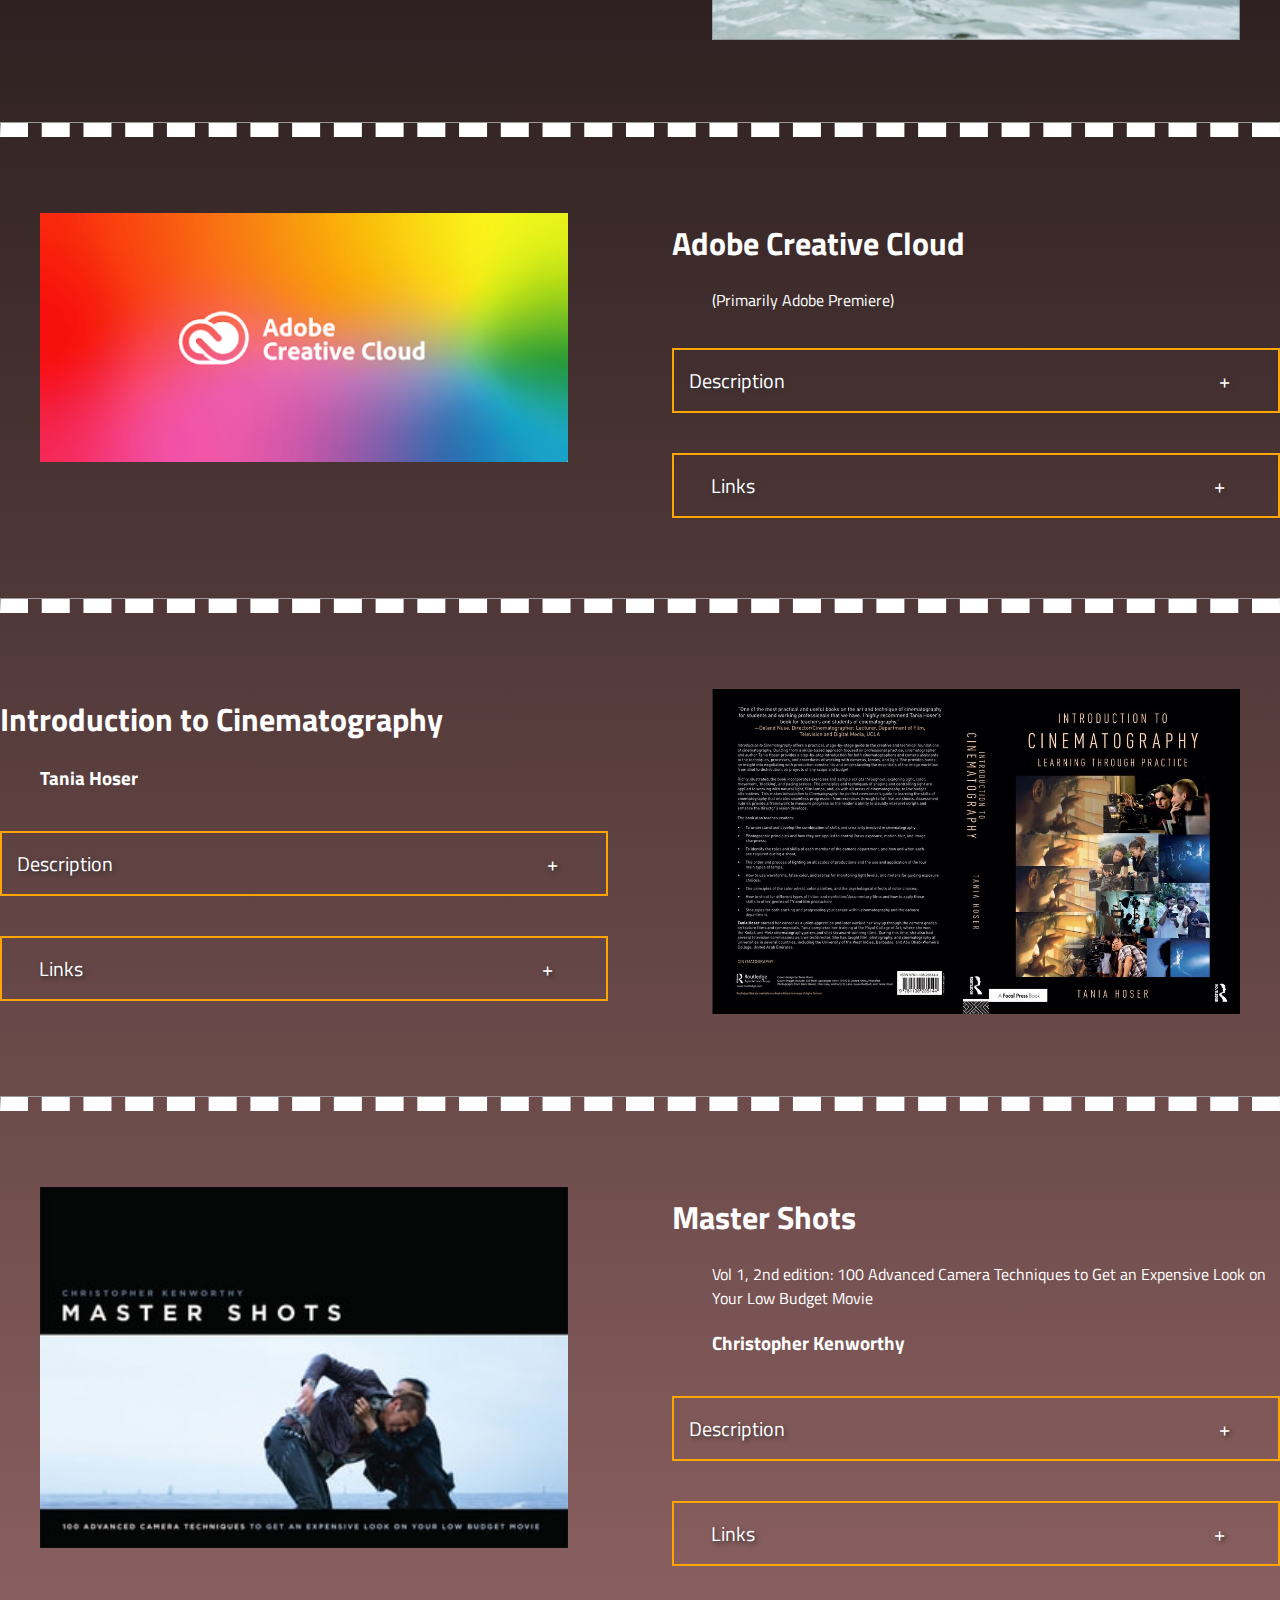
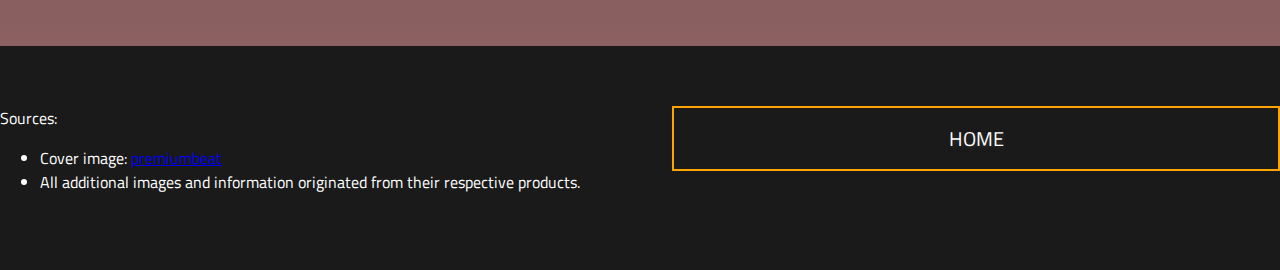
<file: resources.html>
<!DOCTYPE html>
<html>

    <head>
        <meta charset="utf-8">
        <meta name="viewport" content="width=device-width, initial-scale=1.0">
        <title>Behind the Lense</title>
        <link rel="stylesheet" href="css/style.css">
        <link rel="preconnect" href="https://fonts.googleapis.com">
        <link rel="preconnect" href="https://fonts.gstatic.com" crossorigin>
        <link href="https://fonts.googleapis.com/css2?family=Titillium+Web:ital,
        wght@0,200;0,300;0,400;0,600;1,200;1,300;1,400;1,600&display=swap" rel="stylesheet">
    </head>

    <body>
        <header class="navbar-wrap">
                <div class="primary-nav navbar-grid nav-container">
                    <div class="leftnav">
                        <ul>
                        <li><a href="index.html"><span>Behind the Lense</span></a> </li>
                        </ul>
                    </div>
                    <div class="rightnav">
                            <ul>
                                <li><a href="about.html"><span>About</span></a></li>
                                <li class="active"><a href="#"><span>Education</span></a>
                                    <ul class="dropdown">
                                        <li><a href="basics.html">The Basics</a></li>  
                                        <li  class="active"><a href="resources.html">Resources</a></li>
                                    </ul>
                                </li>
                            </ul>
                    </div>
                </div>
        </header>

        <section class="previews-sub" style="background-image: url(imgs/videocam.jpg);">
            <div class="previews-grid container wrapper">
                <img src="imgs/Frame.svg" alt="Preview Frame" >
                <h1 class="centered"> RESOURCES </h1>
            </div>
        </section>

        <section class="feature-basics">
            <hr class="dashed container">
            <div class="feature-grid container wrapper">
                <div>
                    <h1>Looking at Movies with Writing About Movies</h1>
                    <ul><p> 6th Edition </p>
                    <h3> Author(s) - Dave Monahan and Kren Gocsik<h3> </ul>
                    
                    <div class="itembar itembar-container item-wrapper">   
                    <!-- slightly altered dropdown menu code from https://stackoverflow.com/questions/44832572/pure-css-clickable-dropdown -->
                    <input id="check01" type="checkbox" name="menu"/>
                    <label for="check01" class="button button-grid"> 
                        <div> Description </div> 
                        <div>+</div>
                    </label>
                        <ul class="button-info submenu">
                        <li><p>This book is a perfect source of information and foundation
                            for building a students enthusiasm for films. In this revised Sixth Edition, 
                            more information on the fundamentals of cinema are provided, but in greater detail.
                        </p></li>
                        </ul>
                     </div>
                     <div class="itembar itembar-container item-wrapper">   
                        <!-- slightly altered dropdown menu code from https://stackoverflow.com/questions/44832572/pure-css-clickable-dropdown -->
                        <input id="check02" type="checkbox" name="menu2"/>
                        <label for="check02" class="button button-grid"> 
                            <div> Links </div> 
                            <div>+</div>
                        </label>
                            <ul class="button-info submenu">
                            <li><a href="https://www.amazon.ca/Looking-Movies-Introduction-InQuizitive-Interactives/dp/039367469X">Amazon</a>
                            </li>
                            <li><a href="https://wwnorton.com/books/9780393885835">Ebook (7th Edition)</a>
                            </li>
                            </ul>
                         </div>
                </div>
                <div>
                    <figure>
                        <img src="imgs/lookingmovie.jpg">
                    </figure>
                </div>
            </div>
            <hr class="dashed container">
            <div class="feature-grid container wrapper">
                <div>
                    <figure>
                        <img src="imgs/creative-cloud.png" >
                    </figure>
                </div>
                <div>
                    <h1>Adobe Creative Cloud</h1>
                    <ul>(Primarily Adobe Premiere)</ul>
                    
                    <div class="itembar itembar-container item-wrapper">   
                    <!-- slightly altered dropdown menu code from https://stackoverflow.com/questions/44832572/pure-css-clickable-dropdown -->
                    <input id="check03" type="checkbox" name="menu3"/>
                    <label for="check03" class="button button-grid"> 
                        <div> Description </div> 
                        <div>+</div>
                    </label>
                        <ul class="button-info submenu">
                        <li><p>Adobe Creative Cloud, and Premiere specifically, provide a great
                            tool for people looking into post-production resources for their work. Whether it is through editing,
                            special effects, or graphic designs, these software are a perfect way to fully utilize your work.        
                        </p></li>
                        </ul>
                     </div>
                     <div class="itembar itembar-container item-wrapper">   
                        <!-- slightly altered dropdown menu code from https://stackoverflow.com/questions/44832572/pure-css-clickable-dropdown -->
                        <input id="check04" type="checkbox" name="menu4"/>
                        <label for="check04" class="button button-grid"> 
                            <div> Links </div> 
                            <div>+</div>
                        </label>
                            <ul class="button-info submenu">
                            <li><a href="https://www.adobe.com/ca/creativecloud/business/teams.html?sdid=B16P3W9X&mv=search&ef_id=CjwKCAiAjs2bBhACEiwALTBWZfgHFF6Id4x1-K39Hl-DB8x9WBFD2Ta7sXBoLwA6-gr9ZaKN-X3v8RoCWcsQAvD_BwE:G:s&s_kwcid=AL!3085!3!566370246142!e!!g!!adobe%20creative%20cloud!15458087487!131086018032"> Adobe</a></li>
                            </ul>
                         </div>
                </div>
            </div>
            <hr class="dashed container">
            <div class="feature-grid container wrapper">
                <div>
                    <h1>Introduction to Cinematography</h1>
                    <ul> <h3> Tania Hoser<h3> </ul>
                    
                    <div class="itembar itembar-container item-wrapper">   
                    <!-- slightly altered dropdown menu code from https://stackoverflow.com/questions/44832572/pure-css-clickable-dropdown -->
                    <input id="check05" type="checkbox" name="menu5"/>
                    <label for="check05" class="button button-grid"> 
                        <div> Description </div> 
                        <div>+</div>
                    </label>
                        <ul class="button-info submenu">
                        <li><p>This book offers a practical, step-by-step guide to
                            the creative and technical foundations of cinematography. As a 
                            source of insight within cinematography, this book also provides
                            camera assistance, techniques, processes, procedures, and additional
                            information in terms of working with cameras, lenses, and light.
                        </p></li>
                        </ul>
                     </div>
                     <div class="itembar itembar-container item-wrapper">   
                        <!-- slightly altered dropdown menu code from https://stackoverflow.com/questions/44832572/pure-css-clickable-dropdown -->
                        <input id="check06" type="checkbox" name="menu6"/>
                        <label for="check06" class="button button-grid"> 
                            <div> Links</div> 
                            <div>+</div>
                        </label>
                            <ul class="button-info submenu">
                            <li><a href="https://www.amazon.ca/Introduction-Cinematography-Learning-Through-Practice/dp/1138235148"> Amazon </a>
                            </li>
                            <li><a href="https://www.vitalsource.com/products/introduction-to-cinematography-tania-hoser-v9781315305295"> Ebook</a>
                            </li>
                            </ul>
                         </div>
                </div>
                <div>
                    <figure>
                        <img src="imgs/intro-cinema.jpg" >
                    </figure>
                </div>
            </div>
            <hr class="dashed container">
            <div class="feature-grid container wrapper">
                <div>
                    <figure>
                        <img src="imgs/mastershots.jpg" >
                    </figure>
                </div>
                <div>
                    <h1>Master Shots </h1>
                    <ul> Vol 1, 2nd edition: 100 Advanced Camera Techniques to Get an Expensive Look on Your Low Budget Movie
                        <h3> Christopher Kenworthy<h3> </ul>
                    
                    <div class="itembar itembar-container item-wrapper">   
                    <!-- slightly altered dropdown menu code from https://stackoverflow.com/questions/44832572/pure-css-clickable-dropdown -->
                    <input id="check07" type="checkbox" name="menu7"/>
                    <label for="check07" class="button button-grid"> 
                        <div> Description </div> 
                        <div>+</div>
                    </label>
                        <ul class="button-info submenu">
                        <li><p>The Master Shots technique book is a perfect repository 
                            for various situation techniques in cinematography. Ranging in scenes
                            meant for action, suspense, horror, reveals, or entrances, the book varies in 100 unique
                            techniques for the camera.
                        </p></li>
                        </ul>
                     </div>
                     <div class="itembar itembar-container item-wrapper">   
                        <!-- slightly altered dropdown menu code from https://stackoverflow.com/questions/44832572/pure-css-clickable-dropdown -->
                        <input id="check08" type="checkbox" name="menu8"/>
                        <label for="check08" class="button button-grid"> 
                            <div> Links </div> 
                            <div>+</div>
                        </label>
                            <ul class="button-info submenu">
                            <li><a href="https://www.amazon.ca/Master-Shots-Vol-2nd-Techniques/dp/1615930876/ref=asc_df_1615930876/?tag=googleshopc0c-20&linkCode=df0&hvadid=292907674714&hvpos=&hvnetw=g&hvrand=5610903622883917363&hvpone=&hvptwo=&hvqmt=&hvdev=c&hvdvcmdl=&hvlocint=&hvlocphy=9001300&hvtargid=pla-406163966313&psc=1"> Amazon </a>
                            </li>
                            <li><a href="https://www.vitalsource.com/products/master-shots-vol-1-christopher-kenworthy-v9781615931286"> Ebook</a>
                            </li>
                            </ul>
                         </div>
                </div>
            </div>
        </section>

        <footer>
            <div class="footer-grid container wrapper">
                <div>
                    Sources:
                    <ul> 
                        <li>Cover image: <a href="https://www.premiumbeat.com/blog/10-things-to-know-about-starting-a-production-company/"> premiumbeat</a> </li>
                        <li>All additional images and information originated from their respective products.</li>
                    </ul>
                </div>
                <div>
                    
                    <a href="index.html" class="button">HOME</a>
                </div>
            </div>
        </footer>

    </body>

</html>
</file>
<file: css/style.css>
* {
    box-sizing: border-box;
}

body,
html {
    min-height: 100vh;
    margin: 0;
    font-family: 'Titillium Web', sans-serif;
}

.navbar-wrap{
	background-color: black;
    padding: 40px;
    padding-right: 15px;
    padding-left: 15px;
    width: 100%;
    margin-right: auto;
    margin-left: auto;
}

.navbar-grid{
    display: grid;
    flex-wrap: wrap;
    margin: auto;
    grid-template-columns: 1fr 1fr;
    grid-gap: 500px;
    flex-grow: 1; 
}

.nav-container{
    max-width: 1400px;
    margin: auto;
}

.rightnav {
    display: block;
}

.leftnav {
    display: block;
}

.itembar ul{
    list-style: none;
	margin: 0;
	padding: 10;
    display: flex;
}

.itembar ul a {
    display:flex;
	color:white;
	text-decoration: none;
	font-weight:700;
	font-size: 18px;
	line-height: 22px;
	padding:10 15px;
}

.itembar ul li{
	position:relative;
	margin: 0;
	padding: 0; 
}

.itembar ul li a:hover{
    background-color: orange;
}

.itembar ul ul ul{
	display: none;
	position:absolute;
	top:100%;
	left:0;
	padding: 0;
}

.itembar ul ul ul li{
	float:none;
	width:200px
}

.itembar ul ul a{
	line-height:120%;
	padding:10px 15px;
}

.itembar ul ul ul {
	top:10;
    transition: 0.5s;
}

.itembar ul li:hover > ul
{
	display: block;
}

.itembar-grid{
    display: grid;
    flex-wrap: wrap;
    margin: auto;
    grid-template-columns: 1fr 1fr;
    grid-gap: 500px;
    flex-grow: 1; 
}

.itembar-container{
    max-width: 1400px;
    margin: auto;
}

.button{
    color: white;
    text-decoration: none;
    font-weight: light;
    font-size: 20px;
    padding: 15px;
    min-width: 314px;
    display: block;
    transition: .5s;
    text-align: center;
    text-shadow: 2px 2px 4px #333;
    border: 2px solid orange;
}

.button-grid{
    display: grid;
    flex-wrap: wrap;
    margin: auto;
    grid-template-columns: 1fr 1fr;
    grid-gap: 400px;
}

.button:hover {
    background-color: orange;
}

.button-info{
    color: white;
    text-decoration: none;
    font-weight: light;
    font-size: 14px;
    padding: 10px;
    min-width: 314px;
    display: block;
    transition: .5s;
    text-align: center;
    text-shadow: 2px 2px 4px #333;
    border: 2px solid orange; 
}

.item-wrapper{
    padding: 20px 0px;
}

/*slightly altered dropdown menu code from https://stackoverflow.com/questions/44832572/pure-css-clickable-dropdown */
/*hide the inputs/checkmarks and submenu*/
input, ul.submenu {
    display: none;
  }
  /*position the label*/
  label {
    position: relative;
    display: block;
    cursor: pointer;
  }
  /*show the submenu when input is checked*/
  input:checked~ul.submenu {
    display: block;
  }
  
.primary-nav ul{
	list-style: none;
	margin: 0;
	padding: 10;
    display: flex;
}

.primary-nav ul a
{
	display:flex;
	color:white;
	text-decoration: none;
	font-weight:700;
	font-size: 24px;
	line-height: 32px;
	padding:0 15px;
}

.primary-nav ul li{
	position:relative;
	margin: 0;
	padding: 0; 
}

.primary-nav li.active{
    list-style: none;
	margin: 0;
	padding: 10;
    display: flex;
	border-bottom: 2px solid orange;
}

.primary-nav li.home{
    list-style: none;
	margin: 0;
	padding: 10;
    display: flex;
	border-bottom: 2px solid white;
}

.primary-nav ul li{
    border-bottom: 2px solid white;
}

.primary-nav ul li a:hover{
    color: orange;
}

.primary-nav ul li:hover{
    border-bottom: 2px solid orange; 
}

.primary-nav ul ul{
	display: none;
	position:absolute;
	top:100%;
	left:0;
	padding: 0;
}

.primary-nav ul ul li{
	float:none;
	width:200px
}

.primary-nav ul a{
	line-height:120%;
	padding:10px 15px;
}

.primary-nav ul ul {
	top:10;
    transition: 0.5s;
}

.primary-nav ul li:hover > ul
{
	display: block;
}

.container {
    max-width: 1400px;
    margin: auto;
}

.previews {
    color: orange;
    background-image: linear-gradient(to bottom, rgb(0, 0, 0), rgba(255, 255, 255, 0.034), rgb(0, 0, 0)), url("../imgs/fallout.jpg");
    background-size: cover;
    background-position: center right;
    min-height: 70vh;
    display: flex;
    font-size: 30px;
    text-shadow: 2px 2px 4px #333;
}

.centered {
    position: absolute;
    top: 50%;
    left: 50%;
    transform: translate(-50%, -50%);
  }

.corner {
    position: absolute;
    bottom: 12%;
    left: 10%;
    transform: translate(-26%, 5%);
  }

.previews-sub {
    color: orange;
    background-image: url("../imgs/in-the-mood-for-love.jpg");
    background-size: cover;
    background-position: center right;
    min-height: 70vh;
    display: flex;
    text-shadow: 2px 2px 4px #333;
}

.previews-grid {
    display: grid;
    grid-template-columns: 1fr;
    text-align: center;
}

 img {
    width: 100%;
 }
.wrapper{
    padding: 60px 0px;
}

.preview-button{
    color: white;
    text-decoration: none;
    font-weight: light;
    font-size: 20px;
    padding: 15px;
    max-width: 314px;
    transition: .5s;
    text-align: center;
    text-shadow: 2px 2px 4px #333;
}

.preview-button:hover {
    color: orange;
}

.about{
	background-color: rgb(27, 27, 37);
    text-align: center;
    color: white;
    text-decoration: none;
    font-weight: light;
    font-size: 12px;
}

.feature{
    background-image: linear-gradient(to bottom, rgb(0, 0, 0, 0.98), rgba(22, 15, 82, 0.705));

    color: white;
}

.p-about{
    font-size: 20px;
}

.feature-basics{
    background-image: linear-gradient(to bottom, rgb(0, 0, 0, 0.98), rgba(92, 30, 30, 0.705));
    color: white;
}

.feature-grid{
    display: grid;
    grid-template-columns: 1fr 1fr;
    grid-gap: 5%;
}

.feature-img{
    background-size: cover;
    background-position: center;
}

hr.dashed {
    border-bottom: 14px dashed white;
  }


footer{
    background-color: #1A1A1A;
    color: white;
}

.footer-grid {
    display: grid;
    grid-template-columns: repeat(2, 1fr);
    grid-gap: 5%;
}

@media (max-width: 950px) {
    .navbar-grid {
        grid-gap: 20px;
    }

    .previews-grid {
        grid-template-columns: 1fr;
        grid-gap: 20px;
    }

    .about-grid {
        grid-template-columns: 1fr;
        grid-gap: 20px;
        text-align: center;
    }

    .feature-grid {
        grid-template-columns: 1fr;
        grid-gap: 20px;
    }

    .footer-grid {
        grid-template-columns: 1fr;
        grid-gap: 20px;
    }

    .container{
        max-width: 580px;
    }

    .about-grid {
        grid-template-columns: 1fr;
        grid-gap: 20px;
    }

    .p-about{
        font-size: 20px;
    }

    img {
        grid-template-columns: 1fr;
        grid-gap: 20px;
    }

    .button-grid{
        grid-template-columns: 1fr;
        grid-gap: 400px;
    }
    .itembar-grid{
        grid-template-columns: 1fr;
        grid-gap: 500px;
    }

    .button-grid{
        grid-template-columns: 1fr 1fr;
    }
    
    .itembar-wrapper{
        padding: 10px;
    }
  }
  
  @media (max-width: 550px) {
    .container{
        max-width: 480px;
    }
  }

  @media (min-width: 1800px) {
    .container{
        max-width: 1500px;
    }
  }
</file>
